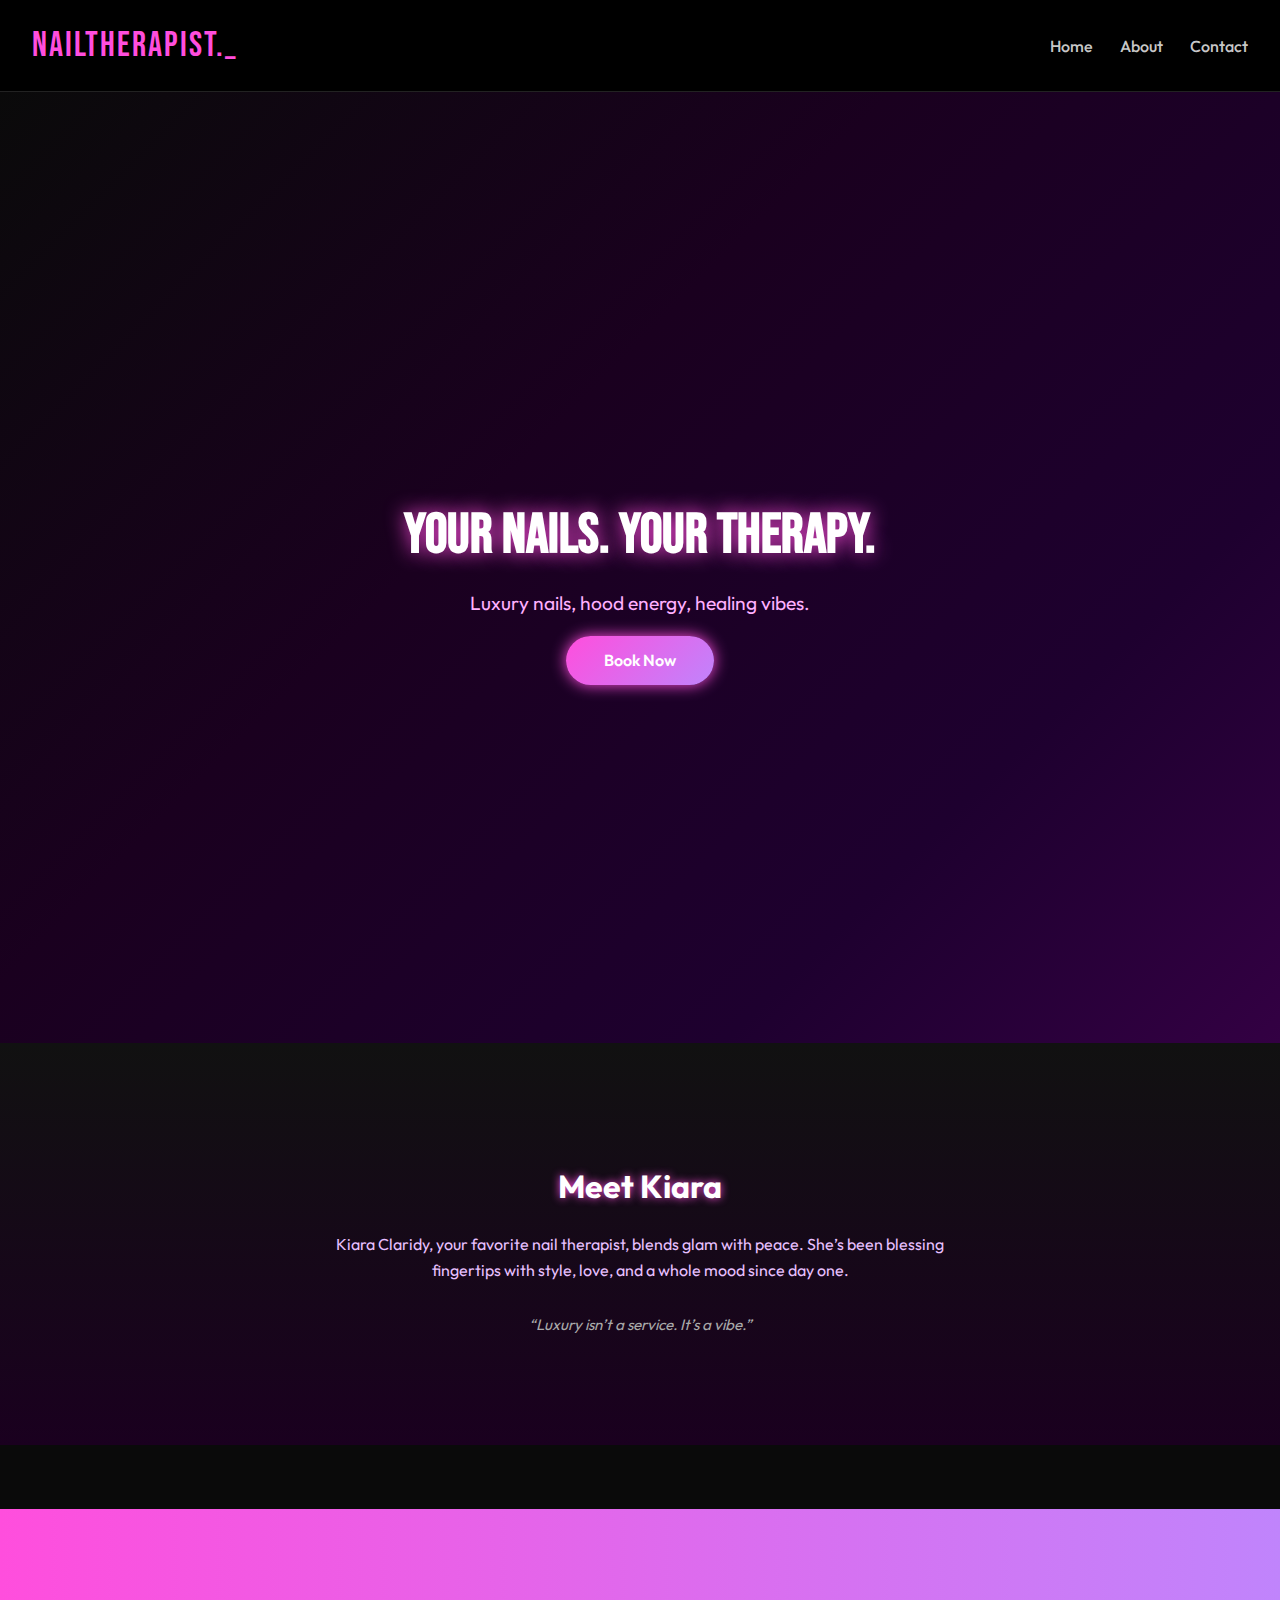
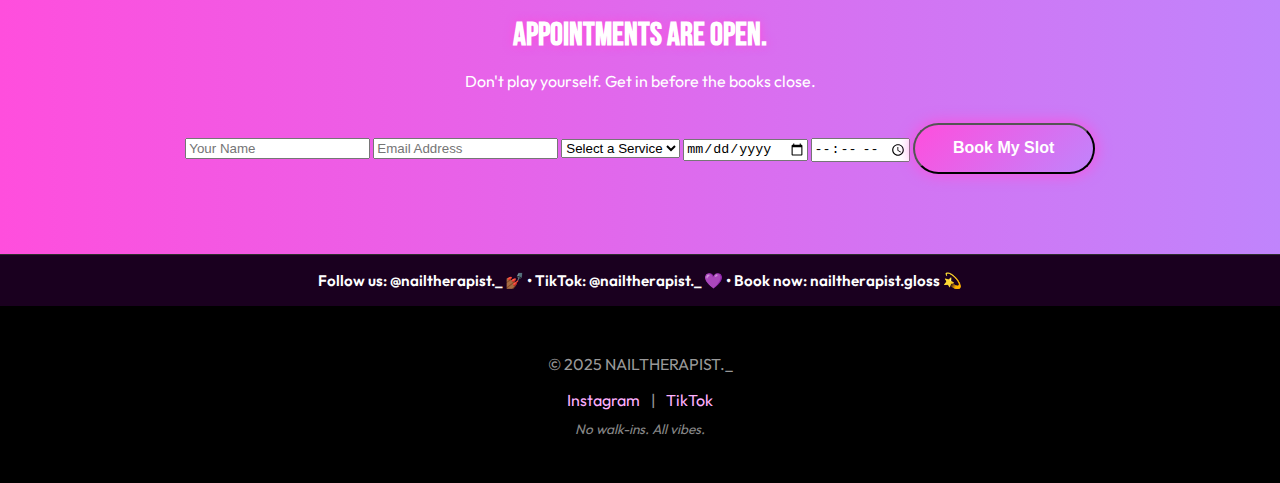
<file: index.html>
<!DOCTYPE html>
<html lang="en">
<head>
  <meta charset="UTF-8" />
  <meta name="viewport" content="width=device-width, initial-scale=1.0"/>
  <title>NAILTHERAPIST._</title>
  <link href="https://fonts.googleapis.com/css2?family=Outfit:wght@400;600;700&family=Bebas+Neue&display=swap" rel="stylesheet">
  <link rel="stylesheet" href="style.css" />
</head>
<body>
  <header class="nt-header">
    <div class="nt-logo">NAILTHERAPIST._</div>
    <nav class="nt-nav">
      <a href="#hero">Home</a>
      <a href="#about">About</a>
      <a href="#contact">Contact</a>
    </nav>
  </header>

  <section id="hero" class="nt-hero">
    <div class="hero-content">
      <h1>Your Nails. Your Therapy.</h1>
      <p>Luxury nails, hood energy, healing vibes.</p>
      <a href="#book" class="hero-btn" onclick="focusForm()">Book Now</a>
    </div>
  </section>

  <section id="about" class="nt-about">
    <div class="about-content">
      <div class="about-text">
        <h2>Meet Kiara</h2>
        <p>Kiara Claridy, your favorite nail therapist, blends glam with peace. She’s been blessing fingertips with style, love, and a whole mood since day one.</p>
        <blockquote>“Luxury isn’t a service. It’s a vibe.”</blockquote>
      </div>
    </div>
  </section>

  <section id="book" class="nt-booking-cta">
    <h2>Appointments are open.</h2>
    <p>Don't play yourself. Get in before the books close.</p>

    <form action=https://script.google.com/macros/s/AKfycbzRKnSpuvJJNA8ZWDDZFIHuXXr6dCR0Yk1bxKlIyOM1oOuYd1dG02nGFMhLqmYDnEvi/exec method="POST" id="booking-form" onsubmit="redirectAfterSubmit()">
      <input type="text" name="Name" placeholder="Your Name" required>
      <input type="email" name="Email" placeholder="Email Address" required>

      <select name="Service" required>
        <option value="">Select a Service</option>
        <option value="Freestyle Set">Freestyle Set</option>
        <option value="Acrylic Fill">Acrylic Fill</option>
        <option value="Gel X">Gel X</option>
        <option value="Nail Art">Nail Art</option>
      </select>

      <input type="date" name="Date" required>
      <input type="time" name="Time" required>

      <button type="submit" class="hero-btn">Book My Slot</button>
    </form>
  </section>

  <section id="contact" class="nt-social-strip">
    Follow us: @nailtherapist._ 💅🏾 • TikTok: @nailtherapist._ 💜 • Book now: nailtherapist.gloss 💫
  </section>

  <footer class="nt-footer">
    <p>&copy; 2025 NAILTHERAPIST._</p>
    <div class="footer-links">
      <a href="https://instagram.com/nailtherapist._" target="_blank">Instagram</a> |
      <a href="https://tiktok.com/@nailtherapist._" target="_blank">TikTok</a>
    </div>
    <p class="footer-tag">No walk-ins. All vibes.</p>
  </footer>

  <script>
    function redirectAfterSubmit() {
      setTimeout(() => {
        window.location.href = "thankyou.html";
      }, 500);
    }

    function focusForm() {
      setTimeout(() => {
        document.querySelector('#booking-form input[name="Name"]').focus();
      }, 300);
    }
  </script>
</body>
</html>
</file>
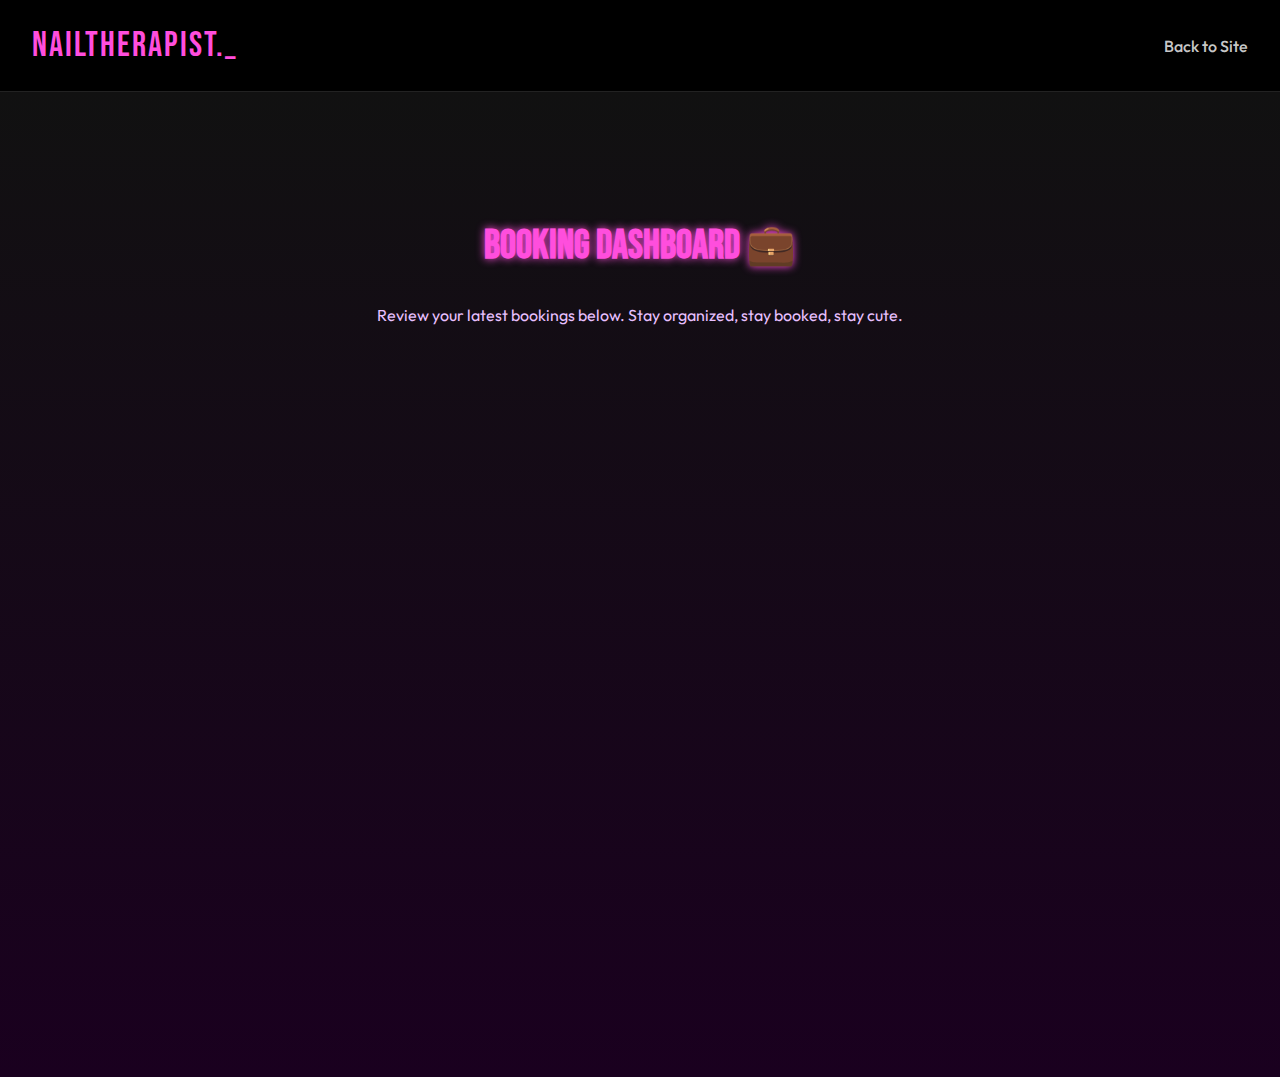
<file: dashboard.html>
<!DOCTYPE html>
<html lang="en">
<head>
  <meta charset="UTF-8" />
  <meta name="viewport" content="width=device-width, initial-scale=1.0"/>
  <title>Admin Dashboard – Nailtherapist._</title>
  <link href="https://fonts.googleapis.com/css2?family=Outfit:wght@400;600;700&family=Bebas+Neue&display=swap" rel="stylesheet">
  <link rel="stylesheet" href="style.css" />
</head>
<body style="background: #0a0a0a; color: white;">
  <header class="nt-header">
    <div class="nt-logo">NAILTHERAPIST._</div>
    <nav class="nt-nav">
      <a href="index.html">Back to Site</a>
    </nav>
  </header>

  <section class="nt-about">
    <h2 style="text-align:center; font-size: 2.5rem; font-family: 'Bebas Neue'; color: #ff4edd;">Booking Dashboard 💼</h2>
    <p style="text-align:center; color: #e8c0ff;">Review your latest bookings below. Stay organized, stay booked, stay cute.</p>

    <iframe src="https://docs.google.com/spreadsheets/d/1zPbMEOPeVvS7xKbdEKxF8Fb0vNfa6T3U5PeMs82Gm6I/edit?usp=sharing?embedded=true" width="100%" height="600" style="border: none; margin-top: 2rem; border-radius: 10px;"></iframe>
  </section>
</body>
</html>
</file>
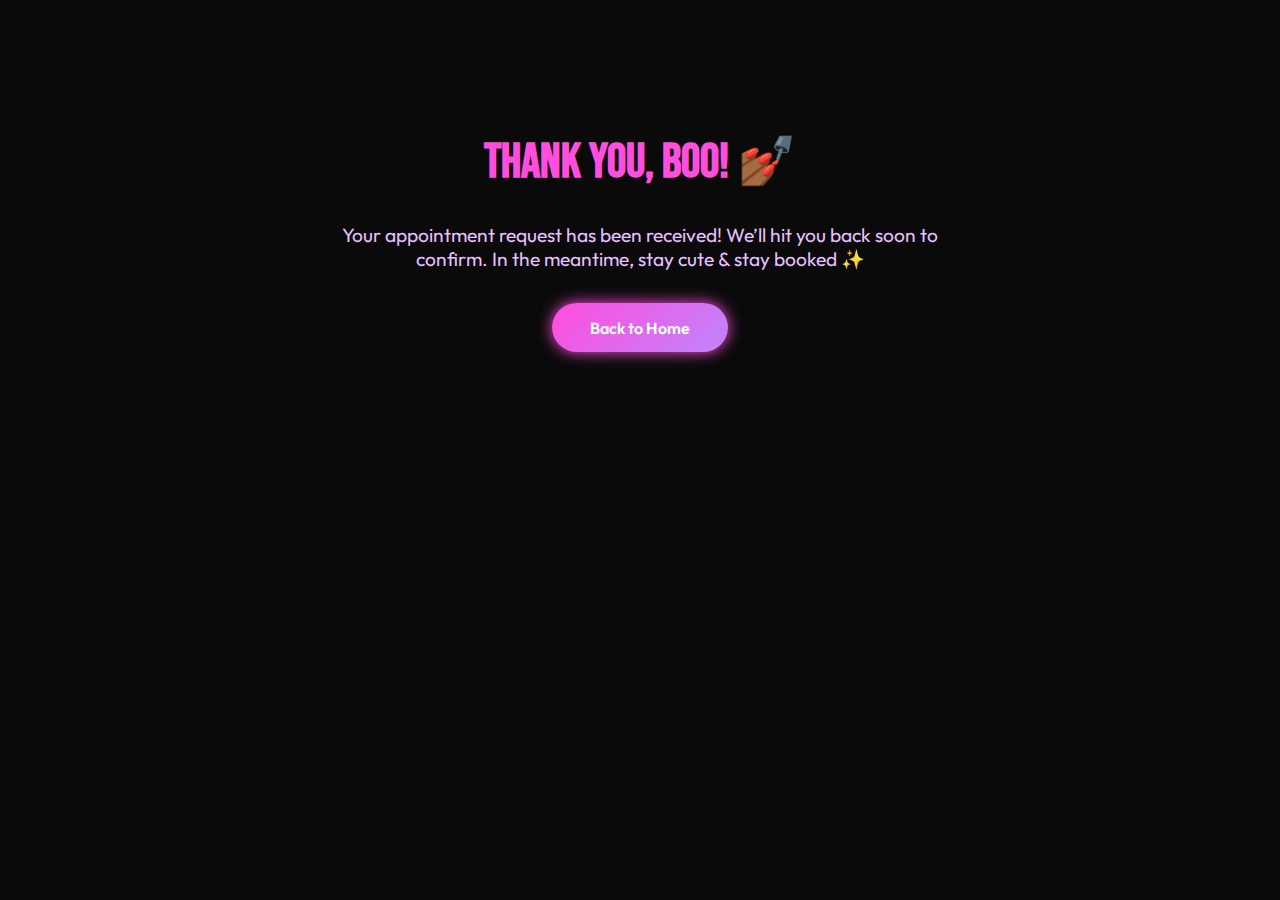
<file: thankyou.html>
<!DOCTYPE html>
<html lang="en">
<head>
  <meta charset="UTF-8" />
  <meta name="viewport" content="width=device-width, initial-scale=1.0"/>
  <title>Thank You – Nailtherapist._</title>
  <link href="https://fonts.googleapis.com/css2?family=Outfit:wght@400;600;700&family=Bebas+Neue&display=swap" rel="stylesheet">
  <link rel="stylesheet" href="style.css" />
</head>
<body style="text-align: center; background: #0a0a0a; color: white; padding: 100px 20px;">
  <h1 style="font-family: 'Bebas Neue', cursive; font-size: 3rem; color: #ff4edd;">Thank You, Boo! 💅🏾</h1>
  <p style="max-width: 600px; margin: auto; font-size: 1.2rem; color: #e8c0ff;">
    Your appointment request has been received! We’ll hit you back soon to confirm.
    In the meantime, stay cute & stay booked ✨
  </p>
  <a href="index.html" class="hero-btn" style="display:inline-block; margin-top: 2rem;">Back to Home</a>
</body>
</html>
</file>
<file: style.css>
body {
  margin: 0;
  font-family: 'Outfit', sans-serif;
  background-color: #0a0a0a;
  color: #fff;
  overflow-x: hidden;
}

/* Sparkle background */
body::before {
  content: "";
  position: fixed;
  top: 0;
  left: 0;
  width: 100vw;
  height: 100vh;
  background-image: radial-gradient(#ff4edd 1px, transparent 1px), radial-gradient(#c084fc 1px, transparent 1px);
  background-size: 80px 80px;
  background-position: 0 0, 40px 40px;
  opacity: 0.04;
  z-index: 0;
  animation: sparkleMove 60s linear infinite;
  pointer-events: none;
}

@keyframes sparkleMove {
  0% { background-position: 0 0, 40px 40px; }
  100% { background-position: 80px 80px, 120px 120px; }
}

.nt-header {
  background-color: #000;
  display: flex;
  justify-content: space-between;
  align-items: center;
  padding: 1.5rem 2rem;
  position: sticky;
  top: 0;
  z-index: 999;
  border-bottom: 1px solid #222;
}

.nt-logo {
  font-family: 'Bebas Neue', cursive;
  font-size: 2.2rem;
  color: #ff4edd;
  letter-spacing: 2px;
}

.nt-nav a {
  margin-left: 1.5rem;
  text-decoration: none;
  color: #ffffffcc;
  font-weight: 500;
  transition: 0.3s;
}

.nt-nav a:hover {
  color: #ff4edd;
  text-shadow: 0 0 10px #ff4edd;
}

.nt-hero {
  height: 95vh;
  background: linear-gradient(135deg, #0a0a0a 0%, #1a001f 40%, #1e002f 75%, #330043 100%);
  display: flex;
  justify-content: center;
  align-items: center;
  text-align: center;
  padding: 3rem 1rem;
  position: relative;
  z-index: 1;
}

.hero-content {
  max-width: 700px;
  z-index: 2;
}

.hero-content h1 {
  font-family: 'Bebas Neue', cursive;
  font-size: 3.5rem;
  margin-bottom: 1.2rem;
  color: #fff;
  text-shadow: 0 0 20px #ff4edd;
}

.hero-content p {
  font-size: 1.2rem;
  color: #ffb0ff;
  margin-bottom: 2rem;
  line-height: 1.6;
}

.hero-btn {
  background: linear-gradient(135deg, #ff4edd, #c084fc);
  padding: 0.9rem 2.4rem;
  color: #fff;
  border-radius: 999px;
  text-decoration: none;
  font-weight: 600;
  font-size: 1rem;
  box-shadow: 0 0 15px #ff4edd;
  transition: all 0.3s ease;
  animation: bounceGlow 3s ease-in-out infinite;
}

.hero-btn:hover {
  background: linear-gradient(135deg, #ff99f9, #d9a8ff);
  box-shadow: 0 0 25px #ff4edd;
}

@keyframes bounceGlow {
  0%, 100% { transform: translateY(0); box-shadow: 0 0 15px #ff4edd; }
  50% { transform: translateY(-5px); box-shadow: 0 0 30px #ff4edd; }
}

.nt-about {
  background: linear-gradient(to bottom, #111, #1a001f);
  padding: 6rem 2rem;
  background-color: #111;
  text-align: center;
  position: relative;
  z-index: 1;
}

.nt-about h2 {
  font-size: 2rem;
  color: #fff;
  text-shadow: 0 0 8px #ff4edd;
}

.nt-about p {
  margin-bottom: 2rem;
  font-size: 1rem;
  max-width: 650px;
  margin: 1rem auto;
  color: #e8c0ff;
  line-height: 1.6;
}

.nt-about blockquote {
  font-style: italic;
  margin-top: 2rem;
  color: #aaa;
  font-size: 0.95rem;
}

.nt-booking-cta {
  margin-top: 4rem;
  padding: 5rem 2rem;
  background: linear-gradient(to right, #ff4edd, #c084fc);
  text-align: center;
  color: #fff;
  position: relative;
  z-index: 1;
}

.nt-booking-cta h2 {
  font-family: 'Bebas Neue', cursive;
  text-shadow: 0 0 10px #ff4edd;
  font-size: 2rem;
  margin-bottom: 1rem;
}

.nt-booking-cta p {
  font-size: 1rem;
  margin-bottom: 2rem;
}

.nt-social-strip {
  background: #1a001f;
  text-align: center;
  color: #fff;
  padding: 1rem;
  font-weight: 600;
  font-size: 0.95rem;
  border-top: 1px solid #2e2e2e;
}

.nt-footer {
  text-align: center;
  padding: 2rem;
  background-color: #000;
  color: #999;
  position: relative;
  z-index: 2;
}

.footer-links a {
  color: #ffb0ff;
  text-decoration: none;
  margin: 0 0.5rem;
}

.footer-links a:hover {
  color: #fff;
  text-shadow: 0 0 8px #ff4edd;
}

.footer-tag {
  font-size: 0.85rem;
  margin-top: 10px;
  color: #888;
  font-style: italic;
}
</file>
